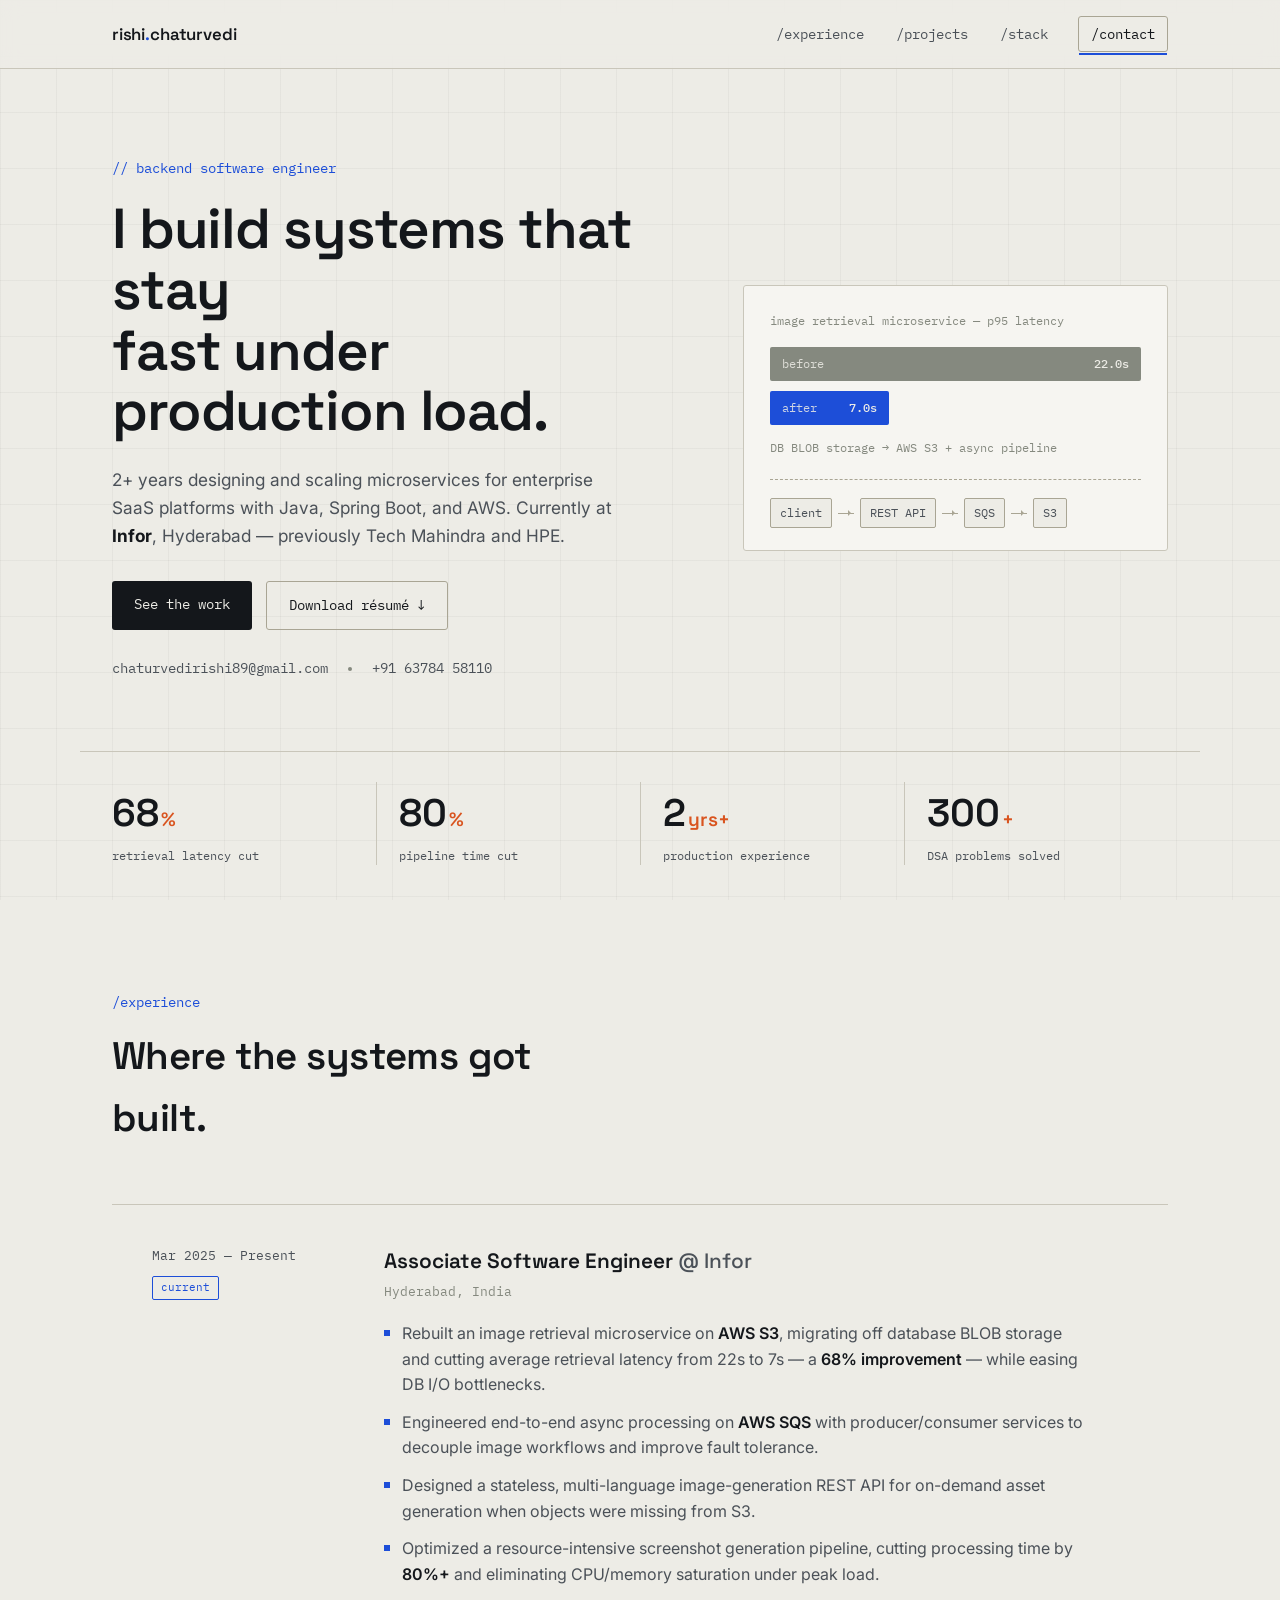
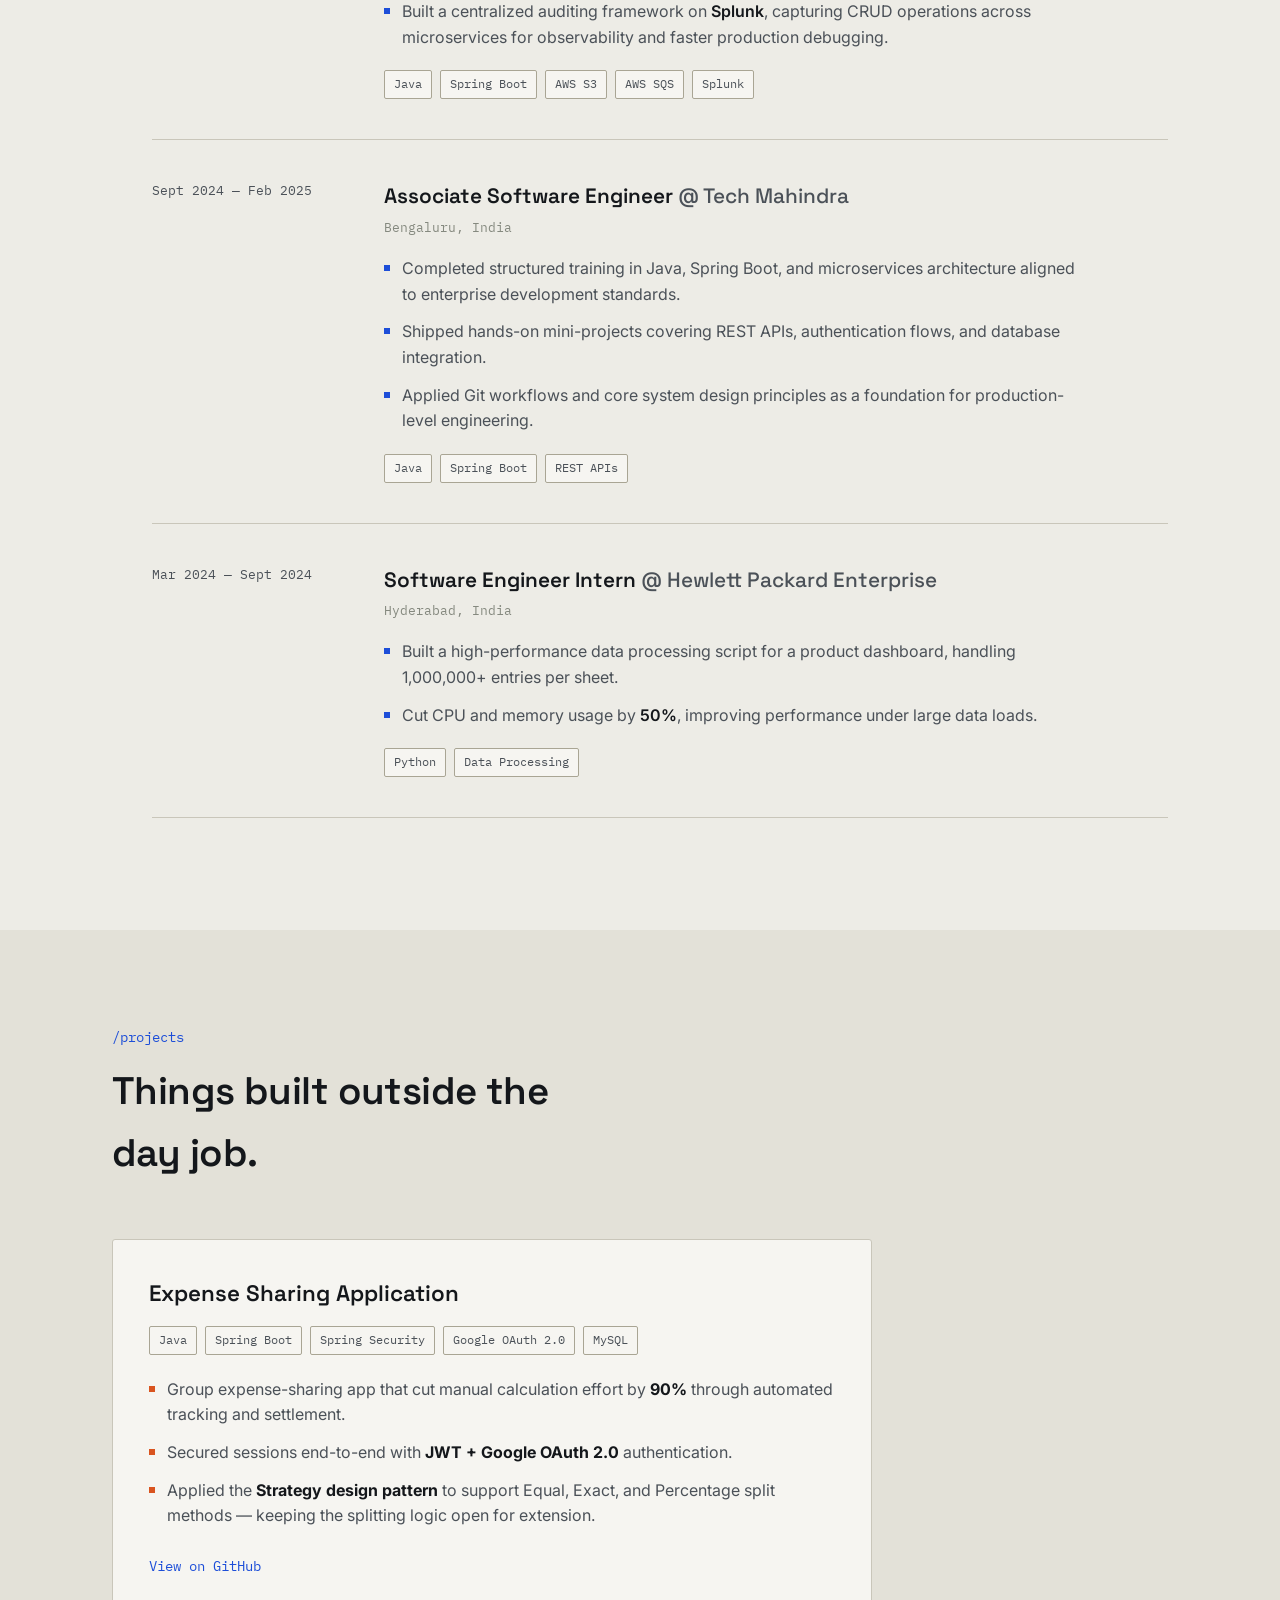
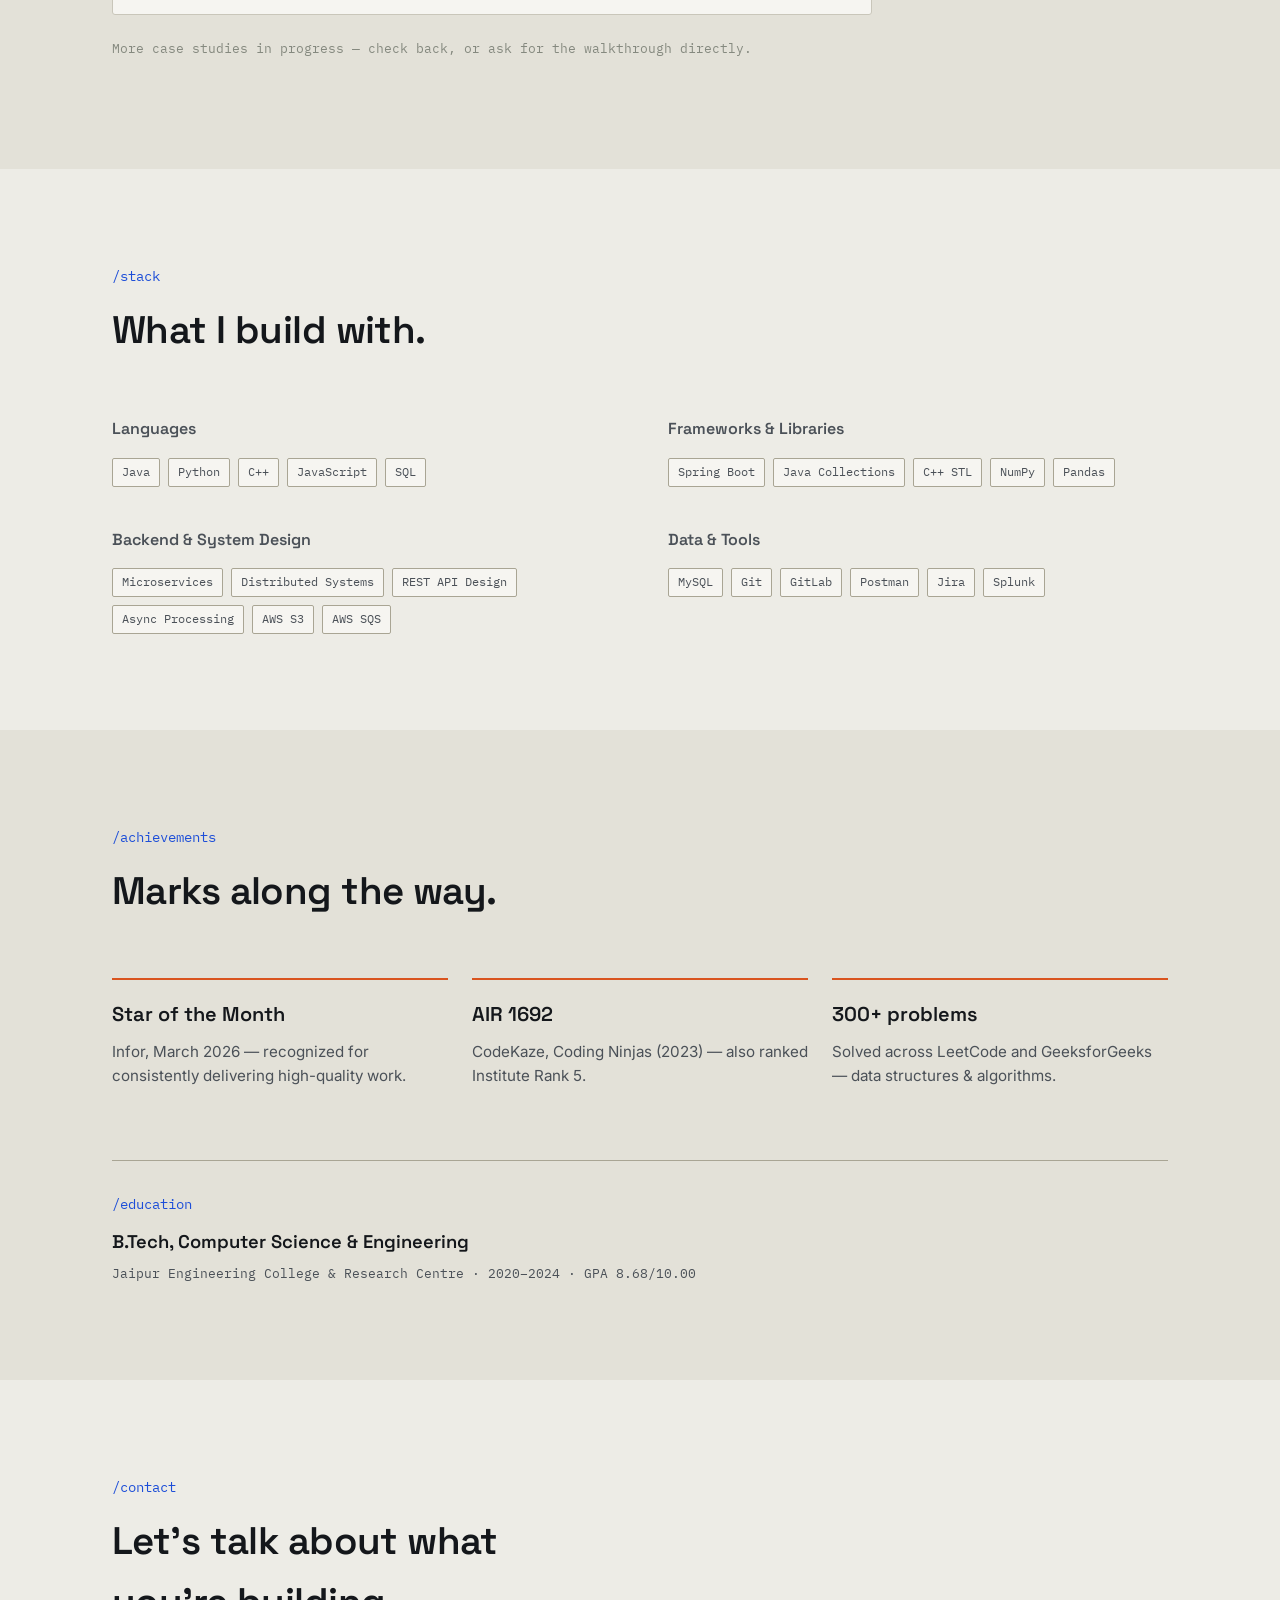
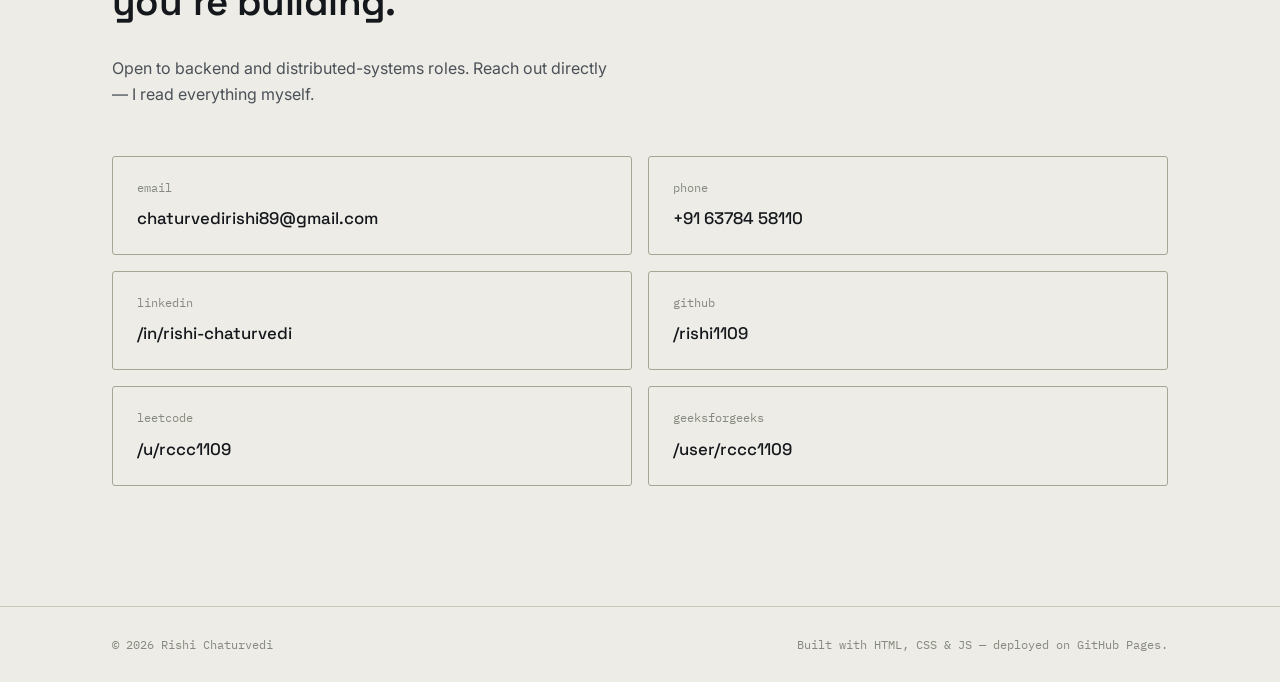
<file: index.html>
<!DOCTYPE html>
<html lang="en">
<head>
<meta charset="UTF-8">
<meta name="viewport" content="width=device-width, initial-scale=1.0">
<title>Rishi Chaturvedi — Backend Software Engineer</title>
<meta name="description" content="Rishi Chaturvedi — Backend Software Engineer specializing in microservices, distributed systems, and AWS. Portfolio and resume.">
<link rel="icon" href="data:,">
<link rel="preconnect" href="https://fonts.googleapis.com">
<link rel="preconnect" href="https://fonts.gstatic.com" crossorigin>
<link href="https://fonts.googleapis.com/css2?family=Space+Grotesk:wght@400;500;600;700&family=IBM+Plex+Mono:wght@400;500&family=Inter:wght@400;500;600&display=swap" rel="stylesheet">
<link rel="stylesheet" href="css/style.css">
</head>
<body>

<div class="grid-overlay" aria-hidden="true"></div>

<a class="skip-link" href="#main">Skip to content</a>

<header class="site-header">
  <div class="wrap header-inner">
    <a href="#top" class="logo">rishi<span class="logo-dot">.</span>chaturvedi</a>
    <nav class="site-nav" aria-label="Primary">
      <a href="#work" data-route="/experience">/experience</a>
      <a href="#projects" data-route="/projects">/projects</a>
      <a href="#stack" data-route="/stack">/stack</a>
      <a href="#contact" data-route="/contact" class="nav-cta">/contact</a>
    </nav>
    <button class="nav-toggle" id="navToggle" aria-label="Toggle menu" aria-expanded="false">
      <span></span><span></span><span></span>
    </button>
  </div>
</header>

<main id="main">

  <!-- ============ HERO ============ -->
  <section class="hero" id="top">
    <div class="wrap hero-inner">
      <div class="hero-text">
        <p class="kicker">// backend software engineer</p>
        <h1 class="hero-title">
          I build systems that stay<br>
          fast under production load.
        </h1>
        <p class="hero-sub">
          2+ years designing and scaling microservices for enterprise SaaS
          platforms with Java, Spring Boot, and AWS. Currently at
          <strong>Infor</strong>, Hyderabad — previously Tech Mahindra and HPE.
        </p>
        <div class="hero-actions">
          <a href="#work" class="btn btn-primary">See the work</a>
          <a href="assets/Rishi_Chaturvedi_Resume.pdf" class="btn btn-ghost" download>Download résumé ↓</a>
        </div>
        <div class="hero-links">
          <a href="mailto:chaturvedirishi89@gmail.com">chaturvedirishi89@gmail.com</a>
          <span class="dot-sep"></span>
          <a href="tel:+916378458110">+91 63784 58110</a>
        </div>
      </div>

      <div class="hero-diagram" aria-hidden="true">
        <div class="diagram-label">image retrieval microservice — p95 latency</div>
        <div class="latency-track">
          <div class="latency-bar before">
            <span class="latency-tag">before</span>
            <span class="latency-val">22.0s</span>
          </div>
          <div class="latency-bar after">
            <span class="latency-tag">after</span>
            <span class="latency-val">7.0s</span>
          </div>
        </div>
        <div class="diagram-note">DB BLOB storage → AWS S3 + async pipeline</div>

        <div class="diagram-flow">
          <div class="flow-node">client</div>
          <div class="flow-arrow"></div>
          <div class="flow-node">REST API</div>
          <div class="flow-arrow"></div>
          <div class="flow-node">SQS</div>
          <div class="flow-arrow"></div>
          <div class="flow-node">S3</div>
        </div>
      </div>
    </div>

    <div class="stat-strip wrap">
      <div class="stat"><span class="stat-num" data-count="68">0</span><span class="stat-unit">%</span><span class="stat-label">retrieval latency cut</span></div>
      <div class="stat"><span class="stat-num" data-count="80">0</span><span class="stat-unit">%</span><span class="stat-label">pipeline time cut</span></div>
      <div class="stat"><span class="stat-num" data-count="2">0</span><span class="stat-unit">yrs+</span><span class="stat-label">production experience</span></div>
      <div class="stat"><span class="stat-num" data-count="300">0</span><span class="stat-unit">+</span><span class="stat-label">DSA problems solved</span></div>
    </div>
  </section>

  <!-- ============ EXPERIENCE ============ -->
  <section class="section" id="work">
    <div class="wrap">
      <p class="route-label">/experience</p>
      <h2 class="section-title">Where the systems got built.</h2>

      <ol class="timeline">

        <li class="timeline-item">
          <div class="timeline-meta">
            <span class="timeline-date">Mar 2025 — Present</span>
            <span class="timeline-status">current</span>
          </div>
          <div class="timeline-body">
            <h3>Associate Software Engineer <span class="at">@ Infor</span></h3>
            <p class="timeline-place">Hyderabad, India</p>
            <ul>
              <li>Rebuilt an image retrieval microservice on <strong>AWS S3</strong>, migrating off database BLOB storage and cutting average retrieval latency from 22s to 7s — a <strong>68% improvement</strong> — while easing DB I/O bottlenecks.</li>
              <li>Engineered end-to-end async processing on <strong>AWS SQS</strong> with producer/consumer services to decouple image workflows and improve fault tolerance.</li>
              <li>Designed a stateless, multi-language image-generation REST API for on-demand asset generation when objects were missing from S3.</li>
              <li>Optimized a resource-intensive screenshot generation pipeline, cutting processing time by <strong>80%+</strong> and eliminating CPU/memory saturation under peak load.</li>
              <li>Built a centralized auditing framework on <strong>Splunk</strong>, capturing CRUD operations across microservices for observability and faster production debugging.</li>
            </ul>
            <div class="tag-row">
              <span class="tag">Java</span><span class="tag">Spring Boot</span><span class="tag">AWS S3</span><span class="tag">AWS SQS</span><span class="tag">Splunk</span>
            </div>
          </div>
        </li>

        <li class="timeline-item">
          <div class="timeline-meta">
            <span class="timeline-date">Sept 2024 — Feb 2025</span>
          </div>
          <div class="timeline-body">
            <h3>Associate Software Engineer <span class="at">@ Tech Mahindra</span></h3>
            <p class="timeline-place">Bengaluru, India</p>
            <ul>
              <li>Completed structured training in Java, Spring Boot, and microservices architecture aligned to enterprise development standards.</li>
              <li>Shipped hands-on mini-projects covering REST APIs, authentication flows, and database integration.</li>
              <li>Applied Git workflows and core system design principles as a foundation for production-level engineering.</li>
            </ul>
            <div class="tag-row">
              <span class="tag">Java</span><span class="tag">Spring Boot</span><span class="tag">REST APIs</span>
            </div>
          </div>
        </li>

        <li class="timeline-item">
          <div class="timeline-meta">
            <span class="timeline-date">Mar 2024 — Sept 2024</span>
          </div>
          <div class="timeline-body">
            <h3>Software Engineer Intern <span class="at">@ Hewlett Packard Enterprise</span></h3>
            <p class="timeline-place">Hyderabad, India</p>
            <ul>
              <li>Built a high-performance data processing script for a product dashboard, handling 1,000,000+ entries per sheet.</li>
              <li>Cut CPU and memory usage by <strong>50%</strong>, improving performance under large data loads.</li>
            </ul>
            <div class="tag-row">
              <span class="tag">Python</span><span class="tag">Data Processing</span>
            </div>
          </div>
        </li>

      </ol>
    </div>
  </section>

  <!-- ============ PROJECTS ============ -->
  <section class="section section-alt" id="projects">
    <div class="wrap">
      <p class="route-label">/projects</p>
      <h2 class="section-title">Things built outside the day job.</h2>

      <div class="project-card">
        <div class="project-head">
          <h3>Expense Sharing Application</h3>
          <div class="tag-row">
            <span class="tag">Java</span><span class="tag">Spring Boot</span><span class="tag">Spring Security</span><span class="tag">Google OAuth 2.0</span><span class="tag">MySQL</span>
          </div>
        </div>
        <ul>
          <li>Group expense-sharing app that cut manual calculation effort by <strong>90%</strong> through automated tracking and settlement.</li>
          <li>Secured sessions end-to-end with <strong>JWT + Google OAuth 2.0</strong> authentication.</li>
          <li>Applied the <strong>Strategy design pattern</strong> to support Equal, Exact, and Percentage split methods — keeping the splitting logic open for extension.</li>
        </ul>
        <div class="project-links">
          <a href="https://github.com/rishi1109" class="link-arrow" target="_blank" rel="noopener">View on GitHub</a>
        </div>
      </div>

      <p class="project-note">More case studies in progress — check back, or ask for the walkthrough directly.</p>
    </div>
  </section>

  <!-- ============ STACK / SKILLS ============ -->
  <section class="section" id="stack">
    <div class="wrap">
      <p class="route-label">/stack</p>
      <h2 class="section-title">What I build with.</h2>

      <div class="stack-grid">
        <div class="stack-group">
          <h3>Languages</h3>
          <div class="tag-row">
            <span class="tag">Java</span><span class="tag">Python</span><span class="tag">C++</span><span class="tag">JavaScript</span><span class="tag">SQL</span>
          </div>
        </div>
        <div class="stack-group">
          <h3>Frameworks &amp; Libraries</h3>
          <div class="tag-row">
            <span class="tag">Spring Boot</span><span class="tag">Java Collections</span><span class="tag">C++ STL</span><span class="tag">NumPy</span><span class="tag">Pandas</span>
          </div>
        </div>
        <div class="stack-group">
          <h3>Backend &amp; System Design</h3>
          <div class="tag-row">
            <span class="tag">Microservices</span><span class="tag">Distributed Systems</span><span class="tag">REST API Design</span><span class="tag">Async Processing</span><span class="tag">AWS S3</span><span class="tag">AWS SQS</span>
          </div>
        </div>
        <div class="stack-group">
          <h3>Data &amp; Tools</h3>
          <div class="tag-row">
            <span class="tag">MySQL</span><span class="tag">Git</span><span class="tag">GitLab</span><span class="tag">Postman</span><span class="tag">Jira</span><span class="tag">Splunk</span>
          </div>
        </div>
      </div>
    </div>
  </section>

  <!-- ============ ACHIEVEMENTS ============ -->
  <section class="section section-alt" id="achievements">
    <div class="wrap">
      <p class="route-label">/achievements</p>
      <h2 class="section-title">Marks along the way.</h2>

      <div class="achieve-grid">
        <div class="achieve-card">
          <span class="achieve-num">Star of the Month</span>
          <p>Infor, March 2026 — recognized for consistently delivering high-quality work.</p>
        </div>
        <div class="achieve-card">
          <span class="achieve-num">AIR 1692</span>
          <p>CodeKaze, Coding Ninjas (2023) — also ranked Institute Rank 5.</p>
        </div>
        <div class="achieve-card">
          <span class="achieve-num">300+ problems</span>
          <p>Solved across LeetCode and GeeksforGeeks — data structures &amp; algorithms.</p>
        </div>
      </div>

      <div class="education-line">
        <p class="route-label">/education</p>
        <h3>B.Tech, Computer Science &amp; Engineering</h3>
        <p class="ed-detail">Jaipur Engineering College &amp; Research Centre · 2020–2024 · GPA 8.68/10.00</p>
      </div>
    </div>
  </section>

  <!-- ============ CONTACT ============ -->
  <section class="section contact-section" id="contact">
    <div class="wrap">
      <p class="route-label">/contact</p>
      <h2 class="section-title">Let's talk about what you're building.</h2>
      <p class="contact-sub">Open to backend and distributed-systems roles. Reach out directly — I read everything myself.</p>

      <div class="contact-grid">
        <a href="mailto:chaturvedirishi89@gmail.com" class="contact-card">
          <span class="contact-label">email</span>
          <span class="contact-value">chaturvedirishi89@gmail.com</span>
        </a>
        <a href="tel:+916378458110" class="contact-card">
          <span class="contact-label">phone</span>
          <span class="contact-value">+91 63784 58110</span>
        </a>
        <a href="https://www.linkedin.com/in/rishi-chaturvedi-68384a220/" class="contact-card" id="linkedinLink" target="_blank" rel="noopener">
          <span class="contact-label">linkedin</span>
          <span class="contact-value">/in/rishi-chaturvedi</span>
        </a>
        <a href="https://github.com/rishi1109" class="contact-card" id="githubLink" target="_blank" rel="noopener">
          <span class="contact-label">github</span>
          <span class="contact-value">/rishi1109</span>
        </a>
        <a href="https://leetcode.com/u/rccc1109/" class="contact-card" target="_blank" rel="noopener">
          <span class="contact-label">leetcode</span>
          <span class="contact-value">/u/rccc1109</span>
        </a>
        <a href="https://www.geeksforgeeks.org/user/rccc1109/" class="contact-card" target="_blank" rel="noopener">
          <span class="contact-label">geeksforgeeks</span>
          <span class="contact-value">/user/rccc1109</span>
        </a>
      </div>
    </div>
  </section>

</main>

<footer class="site-footer">
  <div class="wrap footer-inner">
    <span>© <span id="year"></span> Rishi Chaturvedi</span>
    <span class="footer-note">Built with HTML, CSS &amp; JS — deployed on GitHub Pages.</span>
  </div>
</footer>

<script src="js/script.js"></script>
</body>
</html>
</file>
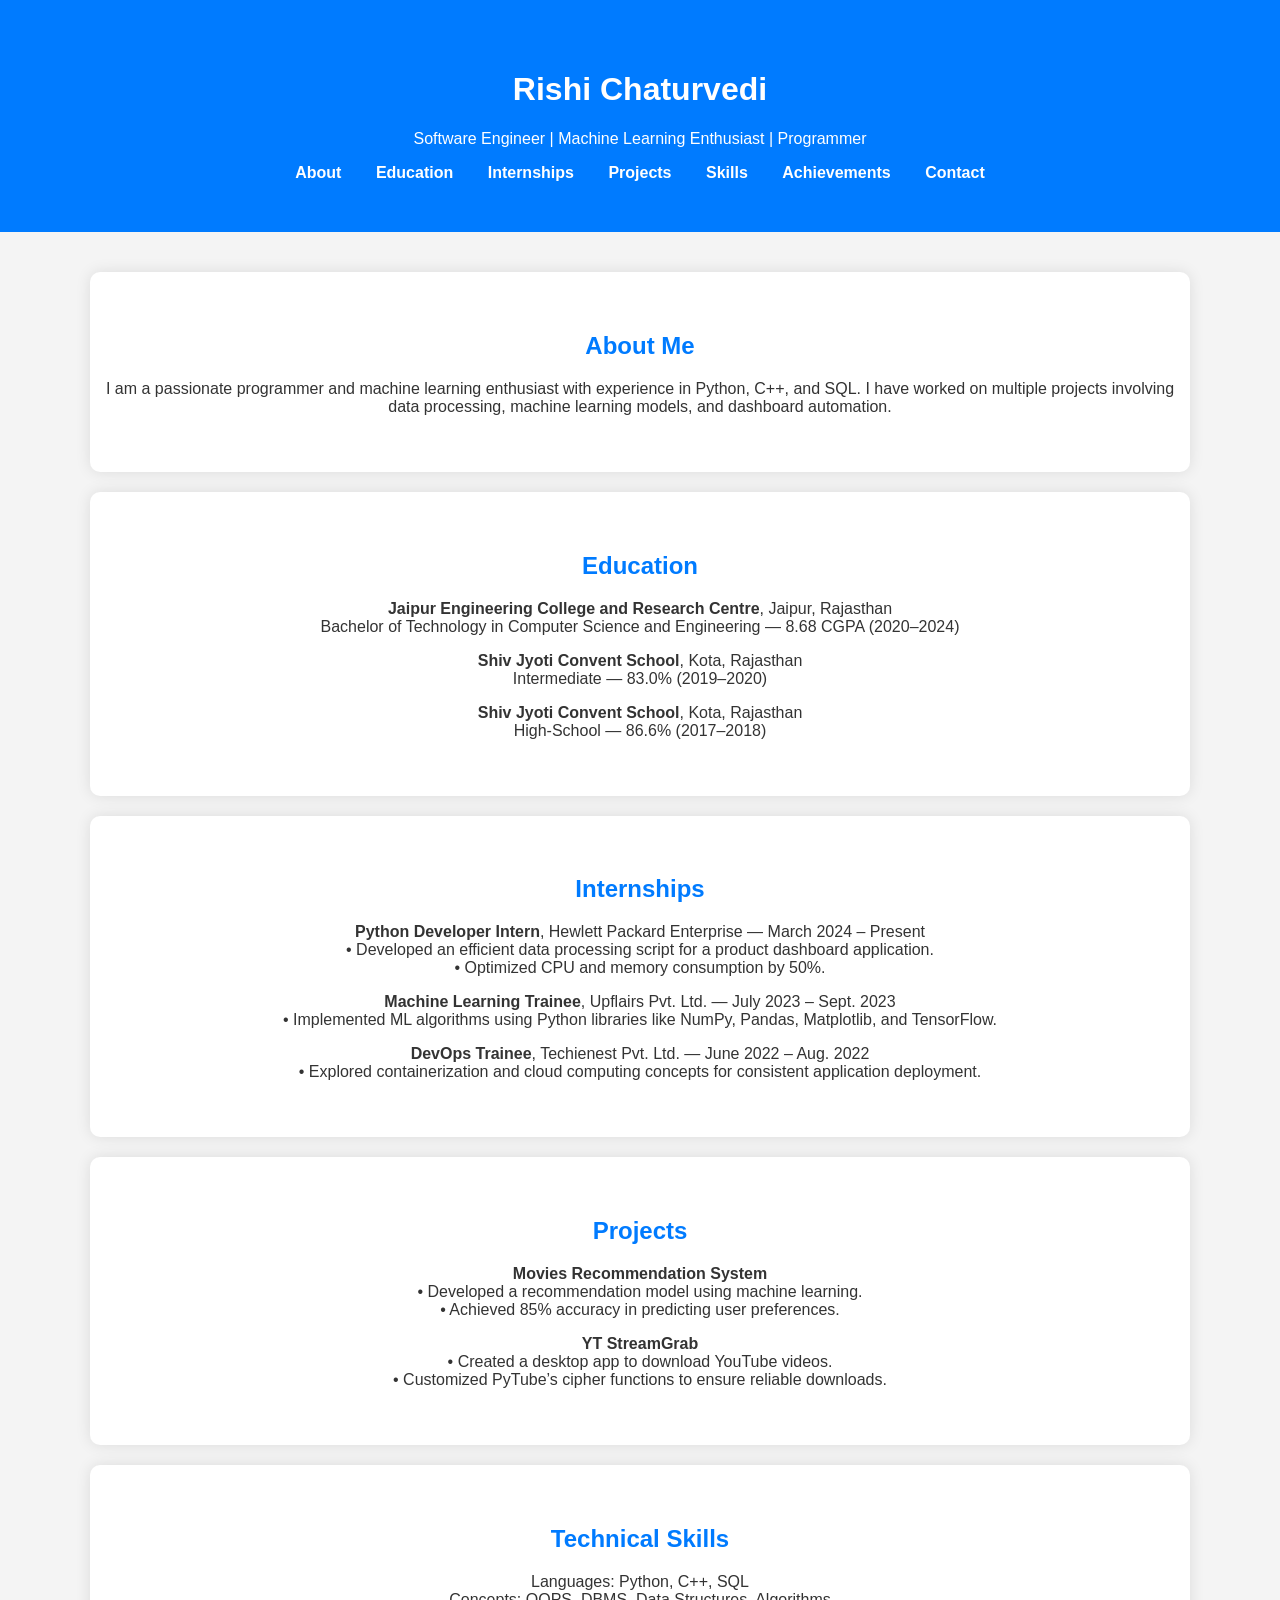
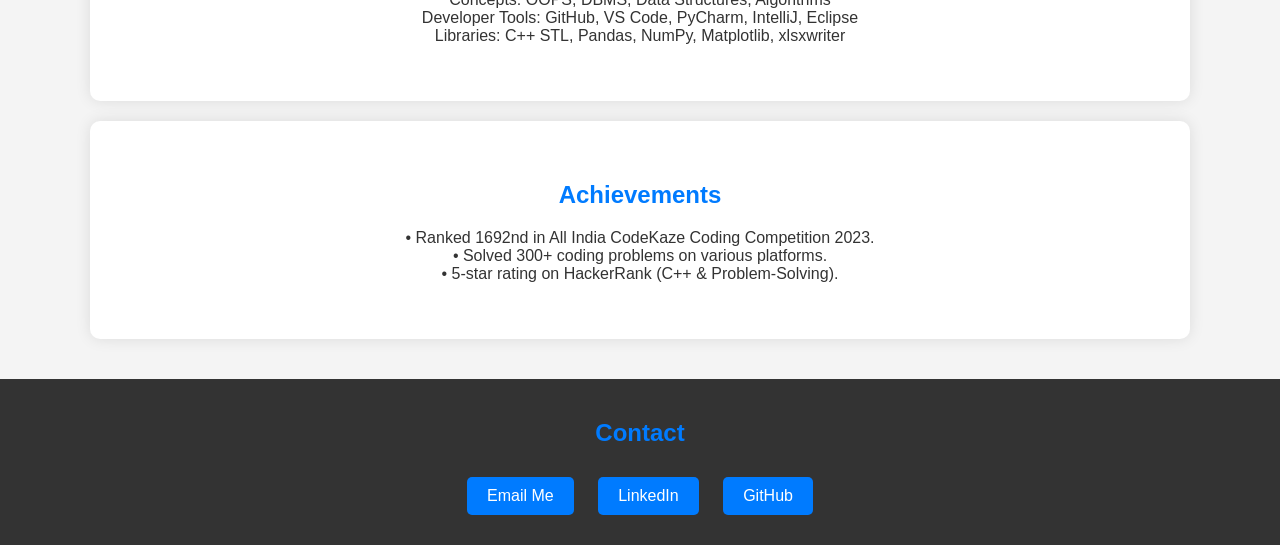
<file: Portfolio.html>
<!DOCTYPE html>
<html lang="en">
<head>
    <meta charset="UTF-8">
    <meta name="viewport" content="width=device-width, initial-scale=1.0">
    <title>Rishi Chaturvedi Portfolio</title>
    <style>
        body {
            font-family: 'Segoe UI', Tahoma, Geneva, Verdana, sans-serif;
            margin: 0;
            padding: 0;
            background-color: #f4f4f4;
            color: #333;
        }
        header {
            background-color: #007bff;
            color: #fff;
            padding: 50px 20px; /* Adjusted padding */
            text-align: center;
        }
        nav a {
            margin: 0 15px;
            color: white;
            text-decoration: none;
            font-weight: bold;
        }
        nav a:hover {
            color: #ffcc00;
        }
        .container {
            max-width: 1100px;
            margin: 0 auto;
            padding: 20px;
        }
        section {
            padding: 40px 0;
            margin: 20px 0;
            background-color: #fff;
            border-radius: 10px;
            box-shadow: 0 0 15px rgba(0, 0, 0, 0.1);
            text-align: center;
        }
        h2 {
            color: #007bff;
        }
        footer {
            background-color: #333;
            color: white;
            padding: 20px;
            text-align: center;
        }
        .contact-links a {
            display: inline-block;
            margin: 10px;
            padding: 10px 20px;
            background-color: #007bff;
            color: white;
            text-decoration: none;
            border-radius: 5px;
            transition: background-color 0.3s ease;
        }
        .contact-links a:hover {
            background-color: #0056b3;
        }
    </style>
</head>
<body>

    <header>
        <h1>Rishi Chaturvedi</h1>
        <p>Software Engineer | Machine Learning Enthusiast | Programmer</p>
        <nav>
            <a href="#about">About</a>
            <a href="#education">Education</a>
            <a href="#internships">Internships</a>
            <a href="#projects">Projects</a>
            <a href="#skills">Skills</a>
            <a href="#achievements">Achievements</a>
            <a href="#contact">Contact</a>
        </nav>
    </header>

    <div class="container">

        <section id="about">
            <h2>About Me</h2>
            <p>I am a passionate programmer and machine learning enthusiast with experience in Python, C++, and SQL. I have worked on multiple projects involving data processing, machine learning models, and dashboard automation.</p>
        </section>

        <section id="education">
            <h2>Education</h2>
            <p><strong>Jaipur Engineering College and Research Centre</strong>, Jaipur, Rajasthan<br>
               Bachelor of Technology in Computer Science and Engineering — 8.68 CGPA (2020–2024)</p>
            <p><strong>Shiv Jyoti Convent School</strong>, Kota, Rajasthan<br>
               Intermediate — 83.0% (2019–2020)</p>
            <p><strong>Shiv Jyoti Convent School</strong>, Kota, Rajasthan<br>
               High-School — 86.6% (2017–2018)</p>
        </section>

        <section id="internships">
            <h2>Internships</h2>
            <p><strong>Python Developer Intern</strong>, Hewlett Packard Enterprise — March 2024 – Present<br>
               • Developed an efficient data processing script for a product dashboard application.<br>
               • Optimized CPU and memory consumption by 50%.</p>
            <p><strong>Machine Learning Trainee</strong>, Upflairs Pvt. Ltd. — July 2023 – Sept. 2023<br>
               • Implemented ML algorithms using Python libraries like NumPy, Pandas, Matplotlib, and TensorFlow.</p>
            <p><strong>DevOps Trainee</strong>, Techienest Pvt. Ltd. — June 2022 – Aug. 2022<br>
               • Explored containerization and cloud computing concepts for consistent application deployment.</p>
        </section>

        <section id="projects">
            <h2>Projects</h2>
            <p><strong>Movies Recommendation System</strong><br>
               • Developed a recommendation model using machine learning.<br>
               • Achieved 85% accuracy in predicting user preferences.</p>
            <p><strong>YT StreamGrab</strong><br>
               • Created a desktop app to download YouTube videos.<br>
               • Customized PyTube’s cipher functions to ensure reliable downloads.</p>
        </section>

        <section id="skills">
            <h2>Technical Skills</h2>
            <ul style="list-style:none; padding:0;">
                <li>Languages: Python, C++, SQL</li>
                <li>Concepts: OOPS, DBMS, Data Structures, Algorithms</li>
                <li>Developer Tools: GitHub, VS Code, PyCharm, IntelliJ, Eclipse</li>
                <li>Libraries: C++ STL, Pandas, NumPy, Matplotlib, xlsxwriter</li>
            </ul>
        </section>

        <section id="achievements">
            <h2>Achievements</h2>
            <p>• Ranked 1692nd in All India CodeKaze Coding Competition 2023.<br>
               • Solved 300+ coding problems on various platforms.<br>
               • 5-star rating on HackerRank (C++ & Problem-Solving).</p>
        </section>

    </div>

    <footer id="contact">
        <h2>Contact</h2>
        <div class="contact-links">
            <a href="mailto:chaturvedirishi89@gmail.com">Email Me</a>
            <a href="https://www.linkedin.com/in/rishi-chaturvedi-68384a220/" target="_blank">LinkedIn</a>
            <a href="https://github.com/rishi1109" target="_blank">GitHub</a>
        </div>
    </footer>

</body>
</html>
</file>
<file: css/style.css>
/* ==========================================================
   DESIGN TOKENS
   Palette: cool paper background, deep ink text, systems-blue
   accent, a single warm signal color reserved for metrics.
   Type: Space Grotesk (display) / Inter (body) / IBM Plex Mono
   (data, tags, route labels) — mono is load-bearing here, not
   decorative: this is a backend engineer's site, the labels
   read like route paths and log fields on purpose.
   ========================================================== */
:root {
  --bg: #EDECE6;
  --bg-alt: #E3E1D8;
  --panel: #F6F5F1;
  --ink: #14171B;
  --ink-soft: #4B5158;
  --ink-faint: #85897F;
  --line: #C9C6BA;
  --line-strong: #A9A594;
  --blue: #1D4ED8;
  --blue-deep: #14309E;
  --signal: #D9541F;
  --mono: 'IBM Plex Mono', ui-monospace, SFMono-Regular, Menlo, monospace;
  --display: 'Space Grotesk', 'Inter', sans-serif;
  --body: 'Inter', system-ui, -apple-system, sans-serif;
  --radius: 3px;
  --wrap: 1120px;
  --ease: cubic-bezier(.22,.61,.36,1);
}

* { box-sizing: border-box; }

html {
  scroll-behavior: smooth;
}

@media (prefers-reduced-motion: reduce) {
  html { scroll-behavior: auto; }
  *, *::before, *::after {
    animation-duration: 0.001ms !important;
    animation-iteration-count: 1 !important;
    transition-duration: 0.001ms !important;
    scroll-behavior: auto !important;
  }
}

body {
  margin: 0;
  background: var(--bg);
  color: var(--ink);
  font-family: var(--body);
  font-size: 16px;
  line-height: 1.6;
  -webkit-font-smoothing: antialiased;
}

a {
  color: inherit;
  text-decoration: none;
}

ul { margin: 0; padding: 0; list-style: none; }

.wrap {
  max-width: var(--wrap);
  margin: 0 auto;
  padding: 0 32px;
}

.skip-link {
  position: absolute;
  left: -999px;
  top: 0;
  background: var(--ink);
  color: var(--bg);
  padding: 10px 16px;
  z-index: 999;
}
.skip-link:focus {
  left: 16px;
  top: 16px;
}

:focus-visible {
  outline: 2px solid var(--blue);
  outline-offset: 3px;
}

/* faint engineering grid behind everything */
.grid-overlay {
  position: fixed;
  inset: 0;
  pointer-events: none;
  z-index: 0;
  background-image:
    linear-gradient(to right, rgba(20,23,27,0.035) 1px, transparent 1px),
    linear-gradient(to bottom, rgba(20,23,27,0.035) 1px, transparent 1px);
  background-size: 56px 56px;
}

/* ==========================================================
   HEADER / NAV
   ========================================================== */
.site-header {
  position: sticky;
  top: 0;
  z-index: 100;
  background: rgba(237, 236, 230, 0.86);
  backdrop-filter: blur(10px);
  border-bottom: 1px solid var(--line);
}

.header-inner {
  display: flex;
  align-items: center;
  justify-content: space-between;
  height: 68px;
}

.logo {
  font-family: var(--display);
  font-weight: 600;
  font-size: 1.05rem;
  letter-spacing: -0.01em;
}
.logo-dot { color: var(--blue); }

.site-nav {
  display: flex;
  align-items: center;
  gap: 28px;
  font-family: var(--mono);
  font-size: 0.86rem;
}

.site-nav a {
  color: var(--ink-soft);
  position: relative;
  padding: 4px 2px;
  transition: color .15s var(--ease);
}
.site-nav a:hover { color: var(--ink); }
.site-nav a.is-active { color: var(--blue); }
.site-nav a.is-active::after {
  content: '';
  position: absolute;
  left: 0; right: 0; bottom: -4px;
  height: 2px;
  background: var(--blue);
}

.nav-cta {
  border: 1px solid var(--line-strong);
  padding: 6px 12px !important;
  border-radius: var(--radius);
  color: var(--ink) !important;
}
.nav-cta:hover {
  border-color: var(--blue);
  color: var(--blue) !important;
}

.nav-toggle {
  display: none;
  flex-direction: column;
  gap: 5px;
  background: none;
  border: none;
  cursor: pointer;
  padding: 8px;
}
.nav-toggle span {
  width: 22px;
  height: 2px;
  background: var(--ink);
}

/* ==========================================================
   HERO
   ========================================================== */
.hero {
  position: relative;
  z-index: 1;
  padding-top: 88px;
}

.hero-inner {
  display: grid;
  grid-template-columns: 1.15fr 0.85fr;
  gap: 56px;
  align-items: center;
  padding-bottom: 72px;
}

.kicker {
  font-family: var(--mono);
  font-size: 0.86rem;
  color: var(--blue);
  margin: 0 0 20px;
}

.hero-title {
  font-family: var(--display);
  font-weight: 600;
  font-size: clamp(2.3rem, 4.4vw, 3.6rem);
  line-height: 1.08;
  letter-spacing: -0.02em;
  margin: 0 0 24px;
  max-width: 15ch;
}

.hero-sub {
  font-size: 1.08rem;
  color: var(--ink-soft);
  max-width: 46ch;
  margin: 0 0 32px;
}
.hero-sub strong { color: var(--ink); }

.hero-actions {
  display: flex;
  gap: 14px;
  margin-bottom: 28px;
  flex-wrap: wrap;
}

.btn {
  font-family: var(--mono);
  font-size: 0.88rem;
  padding: 12px 22px;
  border-radius: var(--radius);
  display: inline-block;
  transition: transform .15s var(--ease), background .15s var(--ease), border-color .15s var(--ease);
}
.btn-primary {
  background: var(--ink);
  color: var(--bg);
}
.btn-primary:hover { background: var(--blue-deep); transform: translateY(-1px); }
.btn-ghost {
  border: 1px solid var(--line-strong);
  color: var(--ink);
}
.btn-ghost:hover { border-color: var(--ink); transform: translateY(-1px); }

.hero-links {
  font-family: var(--mono);
  font-size: 0.85rem;
  color: var(--ink-soft);
}
.hero-links a:hover { color: var(--blue); }
.dot-sep {
  display: inline-block;
  width: 4px; height: 4px;
  background: var(--ink-faint);
  border-radius: 50%;
  margin: 0 12px;
  vertical-align: middle;
}

/* hero schematic panel */
.hero-diagram {
  background: var(--panel);
  border: 1px solid var(--line);
  border-radius: var(--radius);
  padding: 26px 26px 22px;
}

.diagram-label {
  font-family: var(--mono);
  font-size: 0.72rem;
  color: var(--ink-faint);
  margin-bottom: 16px;
}

.latency-track {
  display: flex;
  flex-direction: column;
  gap: 10px;
  margin-bottom: 14px;
}

.latency-bar {
  position: relative;
  height: 34px;
  border-radius: 2px;
  display: flex;
  align-items: center;
  padding: 0 12px;
  font-family: var(--mono);
  font-size: 0.78rem;
  color: var(--bg);
  overflow: hidden;
}
.latency-bar.before {
  width: 100%;
  background: var(--ink-faint);
}
.latency-bar.after {
  width: 32%;
  background: var(--blue);
  animation: growAfter 1.1s var(--ease) .3s backwards;
}
@keyframes growAfter {
  from { width: 0%; }
  to { width: 32%; }
}
.latency-tag { opacity: 0.85; }
.latency-val {
  margin-left: auto;
  font-weight: 500;
}

.diagram-note {
  font-family: var(--mono);
  font-size: 0.72rem;
  color: var(--ink-faint);
  margin-bottom: 22px;
}

.diagram-flow {
  display: flex;
  align-items: center;
  flex-wrap: wrap;
  gap: 6px;
  border-top: 1px dashed var(--line-strong);
  padding-top: 18px;
}
.flow-node {
  font-family: var(--mono);
  font-size: 0.72rem;
  border: 1px solid var(--line-strong);
  border-radius: 2px;
  padding: 5px 9px;
  color: var(--ink-soft);
  background: var(--bg);
}
.flow-arrow {
  width: 16px;
  height: 1px;
  background: var(--line-strong);
  position: relative;
}
.flow-arrow::after {
  content: '';
  position: absolute;
  right: 0; top: -3px;
  border: 3px solid transparent;
  border-left-color: var(--line-strong);
}

/* stat strip */
.stat-strip {
  display: grid;
  grid-template-columns: repeat(4, 1fr);
  border-top: 1px solid var(--line);
  padding: 30px 32px;
}
.stat {
  display: flex;
  align-items: baseline;
  flex-wrap: wrap;
  gap: 2px;
  border-left: 1px solid var(--line);
  padding-left: 22px;
}
.stat:first-child { border-left: none; padding-left: 0; }
.stat-num {
  font-family: var(--display);
  font-weight: 600;
  font-size: clamp(1.8rem, 3vw, 2.4rem);
  color: var(--ink);
}
.stat-unit {
  font-family: var(--display);
  font-weight: 600;
  font-size: 1.2rem;
  color: var(--signal);
  margin-right: 8px;
}
.stat-label {
  font-family: var(--mono);
  font-size: 0.76rem;
  color: var(--ink-soft);
  flex-basis: 100%;
}

/* ==========================================================
   SECTIONS (shared)
   ========================================================== */
.section {
  position: relative;
  z-index: 1;
  padding: 96px 0;
}
.section-alt {
  background: var(--bg-alt);
}

.route-label {
  font-family: var(--mono);
  font-size: 0.86rem;
  color: var(--blue);
  margin: 0 0 12px;
}

.section-title {
  font-family: var(--display);
  font-weight: 600;
  font-size: clamp(1.8rem, 3vw, 2.5rem);
  letter-spacing: -0.015em;
  max-width: 20ch;
  margin: 0 0 56px;
}

/* ==========================================================
   TIMELINE / EXPERIENCE
   ========================================================== */
.timeline {
  border-top: 1px solid var(--line);
}

.timeline-item {
  display: grid;
  grid-template-columns: 200px 1fr;
  gap: 32px;
  padding: 40px 0;
  border-bottom: 1px solid var(--line);
}

.timeline-meta {
  display: flex;
  flex-direction: column;
  gap: 10px;
}
.timeline-date {
  font-family: var(--mono);
  font-size: 0.82rem;
  color: var(--ink-soft);
}
.timeline-status {
  font-family: var(--mono);
  font-size: 0.7rem;
  color: var(--blue);
  border: 1px solid var(--blue);
  border-radius: 2px;
  padding: 2px 8px;
  width: fit-content;
}

.timeline-body h3 {
  font-family: var(--display);
  font-weight: 600;
  font-size: 1.3rem;
  margin: 0 0 4px;
}
.at { color: var(--ink-soft); font-weight: 500; }
.timeline-place {
  font-family: var(--mono);
  font-size: 0.8rem;
  color: var(--ink-faint);
  margin: 0 0 18px;
}

.timeline-body ul {
  display: flex;
  flex-direction: column;
  gap: 12px;
  margin-bottom: 20px;
}
.timeline-body li {
  position: relative;
  padding-left: 18px;
  color: var(--ink-soft);
  max-width: 70ch;
}
.timeline-body li::before {
  content: '';
  position: absolute;
  left: 0; top: 9px;
  width: 6px; height: 6px;
  background: var(--blue);
}
.timeline-body strong { color: var(--ink); font-weight: 600; }

.tag-row {
  display: flex;
  flex-wrap: wrap;
  gap: 8px;
}
.tag {
  font-family: var(--mono);
  font-size: 0.74rem;
  color: var(--ink-soft);
  border: 1px solid var(--line-strong);
  border-radius: 2px;
  padding: 4px 9px;
  background: var(--panel);
}

/* ==========================================================
   PROJECTS
   ========================================================== */
.project-card {
  background: var(--panel);
  border: 1px solid var(--line);
  border-radius: var(--radius);
  padding: 36px;
  max-width: 760px;
}
.project-head {
  display: flex;
  flex-direction: column;
  gap: 14px;
  margin-bottom: 22px;
}
.project-head h3 {
  font-family: var(--display);
  font-weight: 600;
  font-size: 1.4rem;
  margin: 0;
}
.project-card ul {
  display: flex;
  flex-direction: column;
  gap: 12px;
  margin-bottom: 24px;
}
.project-card li {
  position: relative;
  padding-left: 18px;
  color: var(--ink-soft);
}
.project-card li::before {
  content: '';
  position: absolute;
  left: 0; top: 9px;
  width: 6px; height: 6px;
  background: var(--signal);
}
.project-card strong { color: var(--ink); }

.link-arrow {
  font-family: var(--mono);
  font-size: 0.85rem;
  color: var(--blue);
  border-bottom: 1px solid transparent;
}
.link-arrow:hover { border-bottom-color: var(--blue); }

.project-note {
  font-family: var(--mono);
  font-size: 0.8rem;
  color: var(--ink-faint);
  margin-top: 24px;
}

/* ==========================================================
   STACK
   ========================================================== */
.stack-grid {
  display: grid;
  grid-template-columns: repeat(2, 1fr);
  gap: 40px 56px;
}
.stack-group h3 {
  font-family: var(--display);
  font-weight: 600;
  font-size: 1rem;
  margin: 0 0 16px;
  color: var(--ink-soft);
}

/* ==========================================================
   ACHIEVEMENTS + EDUCATION
   ========================================================== */
.achieve-grid {
  display: grid;
  grid-template-columns: repeat(3, 1fr);
  gap: 24px;
  margin-bottom: 72px;
}
.achieve-card {
  border-top: 2px solid var(--signal);
  padding-top: 18px;
}
.achieve-num {
  display: block;
  font-family: var(--display);
  font-weight: 600;
  font-size: 1.25rem;
  margin-bottom: 10px;
}
.achieve-card p {
  color: var(--ink-soft);
  margin: 0;
  font-size: 0.95rem;
}

.education-line {
  border-top: 1px solid var(--line-strong);
  padding-top: 32px;
}
.education-line h3 {
  font-family: var(--display);
  font-weight: 600;
  font-size: 1.15rem;
  margin: 0 0 6px;
}
.ed-detail {
  font-family: var(--mono);
  font-size: 0.82rem;
  color: var(--ink-soft);
  margin: 0;
}

/* ==========================================================
   CONTACT
   ========================================================== */
.contact-section {
  padding-bottom: 120px;
}
.contact-sub {
  color: var(--ink-soft);
  max-width: 50ch;
  margin: -32px 0 48px;
}
.contact-grid {
  display: grid;
  grid-template-columns: repeat(2, 1fr);
  gap: 16px;
}
.contact-card {
  border: 1px solid var(--line-strong);
  border-radius: var(--radius);
  padding: 22px 24px;
  display: flex;
  flex-direction: column;
  gap: 8px;
  transition: border-color .15s var(--ease), transform .15s var(--ease);
}
.contact-card:hover {
  border-color: var(--blue);
  transform: translateY(-2px);
}
.contact-label {
  font-family: var(--mono);
  font-size: 0.72rem;
  color: var(--ink-faint);
}
.contact-value {
  font-family: var(--display);
  font-weight: 500;
  font-size: 1.05rem;
}

/* ==========================================================
   FOOTER
   ========================================================== */
.site-footer {
  position: relative;
  z-index: 1;
  border-top: 1px solid var(--line);
}
.footer-inner {
  display: flex;
  justify-content: space-between;
  padding: 28px 32px;
  font-family: var(--mono);
  font-size: 0.76rem;
  color: var(--ink-faint);
}

/* ==========================================================
   RESPONSIVE
   ========================================================== */
@media (max-width: 900px) {
  .hero-inner { grid-template-columns: 1fr; }
  .timeline-item { grid-template-columns: 1fr; gap: 14px; }
  .stat-strip { grid-template-columns: repeat(2, 1fr); row-gap: 24px; }
  .stat:nth-child(3) { border-left: none; padding-left: 0; }
  .stack-grid { grid-template-columns: 1fr; }
  .achieve-grid { grid-template-columns: 1fr; }
  .contact-grid { grid-template-columns: 1fr; }
}

@media (max-width: 720px) {
  .site-nav {
    position: fixed;
    top: 68px; left: 0; right: 0;
    background: var(--bg);
    border-bottom: 1px solid var(--line);
    flex-direction: column;
    align-items: flex-start;
    gap: 0;
    padding: 8px 32px 20px;
    transform: translateY(-8px);
    opacity: 0;
    pointer-events: none;
    transition: opacity .18s var(--ease), transform .18s var(--ease);
  }
  .site-nav.is-open {
    opacity: 1;
    transform: translateY(0);
    pointer-events: auto;
  }
  .site-nav a { padding: 12px 0; width: 100%; }
  .nav-cta { border: none; padding: 12px 0 !important; }
  .nav-toggle { display: flex; }
  .wrap { padding: 0 20px; }
  .section { padding: 64px 0; }
  .hero { padding-top: 68px; }
  .stat-strip { padding: 24px 20px; }
}
</file>
